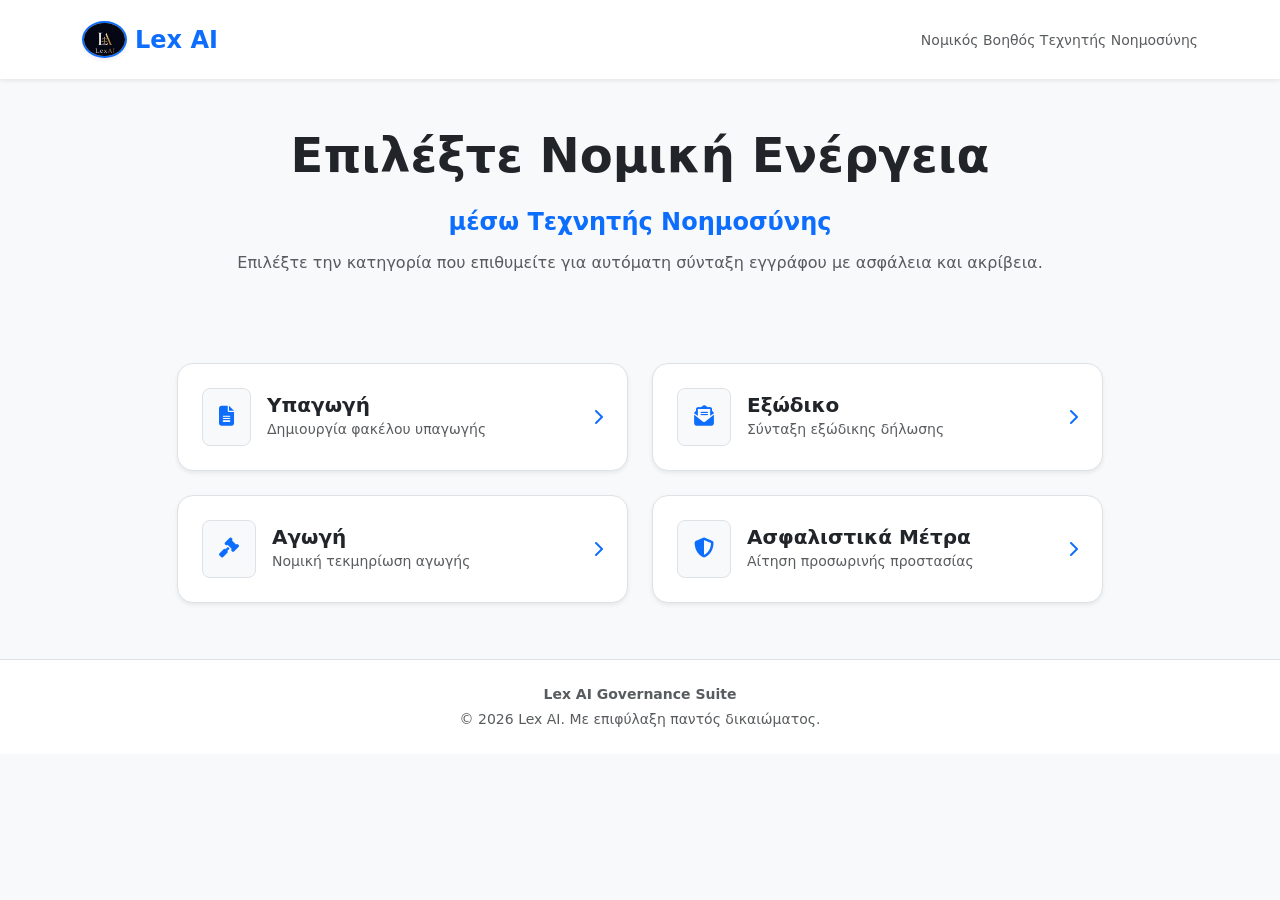
<file: templates/index.html>
<!DOCTYPE html>
<html lang="el">
<head>
    <meta charset="UTF-8">
    <meta name="viewport" content="width=device-width, initial-scale=1.0">
    <title>Lex AI - Νομικός Βοηθός</title>
    <!-- Favicon -->
    <link rel="icon" type="image/jpg" href="/static/images/lexlogo.jpg">
    <!-- Bootstrap 5 CSS -->
    <link href="https://cdn.jsdelivr.net/npm/bootstrap@5.3.3/dist/css/bootstrap.min.css" rel="stylesheet">
    <!-- Google Fonts -->
    <link href="https://fonts.googleapis.com/css2?family=Inter:wght@300;400;500;600;700&display=swap" rel="stylesheet">
    <!-- FontAwesome για εικονίδια -->
    <link rel="stylesheet" href="https://cdnjs.cloudflare.com/ajax/libs/font-awesome/6.4.0/css/all.min.css">
</head>
<body class="bg-light text-dark">

    <!-- Navigation / Header Section -->
    <nav class="navbar navbar-expand-lg navbar-light bg-white shadow-sm py-3">
        <div class="container d-flex justify-content-between align-items-center">
            <a class="navbar-brand d-flex align-items-center gap-2 text-decoration-none" href="/">
                <img src="/static/images/lexlogo.jpg" alt="LEX AI Logo" width="45" class="rounded-circle shadow-sm border border-primary" style="border-width: 2px !important;">
                <span class="fw-bold fs-4 text-primary">Lex AI</span>
            </a>
            <div>
                <span class="text-muted small">Νομικός Βοηθός Τεχνητής Νοημοσύνης</span>
            </div>
        </div>
    </nav>

    <!-- Header / Hero Section -->
    <header class="container text-center py-5">
        <div class="d-flex flex-column align-items-center justify-content-center">
            <h1 class="display-5 fw-bold text-dark mb-2">
                Επιλέξτε Νομική Ενέργεια <br>
                <span class="text-primary fs-4">μέσω Τεχνητής Νοημοσύνης</span>
            </h1>
            <p class="text-muted lead fs-6">Επιλέξτε την κατηγορία που επιθυμείτε για αυτόματη σύνταξη εγγράφου με ασφάλεια και ακρίβεια.</p>
            <div class="mt-3 header-divider"></div>
        </div>
    </header>

    <!-- Main Content / Menu Options -->
    <main class="container my-auto py-2 mb-5">
        <div class="row g-4 justify-content-center">
            <!-- Υπαγωγή -->
            <div class="col-12 col-md-6 col-lg-5">
                <a href="/ypagogi" class="text-decoration-none menu-link">
                    <div class="p-4 rounded-4 bg-white shadow-sm border hover-shadow transition d-flex align-items-center justify-content-between">
                        <div class="d-flex align-items-center gap-3">
                            <div class="bg-light p-3 rounded-3 text-primary border">
                                <i class="fa-solid fa-file-lines fa-lg"></i>
                            </div>
                            <div>
                                <h5 class="m-0 text-dark fw-bold">Υπαγωγή</h5>
                                <small class="text-muted">Δημιουργία φακέλου υπαγωγής</small>
                            </div>
                        </div>
                        <i class="fa-solid fa-chevron-right text-primary"></i>
                    </div>
                </a>
            </div>

            <!-- Εξώδικο -->
            <div class="col-12 col-md-6 col-lg-5">
                <a href="/exodiko" class="text-decoration-none menu-link">
                    <div class="p-4 rounded-4 bg-white shadow-sm border hover-shadow transition d-flex align-items-center justify-content-between">
                        <div class="d-flex align-items-center gap-3">
                            <div class="bg-light p-3 rounded-3 text-primary border">
                                <i class="fa-solid fa-envelope-open-text fa-lg"></i>
                            </div>
                            <div>
                                <h5 class="m-0 text-dark fw-bold">Εξώδικο</h5>
                                <small class="text-muted">Σύνταξη εξώδικης δήλωσης</small>
                            </div>
                        </div>
                        <i class="fa-solid fa-chevron-right text-primary"></i>
                    </div>
                </a>
            </div>

            <!-- Αγωγή -->
            <div class="col-12 col-md-6 col-lg-5">
                <a href="/agogi" class="text-decoration-none menu-link">
                    <div class="p-4 rounded-4 bg-white shadow-sm border hover-shadow transition d-flex align-items-center justify-content-between">
                        <div class="d-flex align-items-center gap-3">
                            <div class="bg-light p-3 rounded-3 text-primary border">
                                <i class="fa-solid fa-gavel fa-lg"></i>
                            </div>
                            <div>
                                <h5 class="m-0 text-dark fw-bold">Αγωγή</h5>
                                <small class="text-muted">Νομική τεκμηρίωση αγωγής</small>
                            </div>
                        </div>
                        <i class="fa-solid fa-chevron-right text-primary"></i>
                    </div>
                </a>
            </div>

            <!-- Ασφαλιστικά μέτρα -->
            <div class="col-12 col-md-6 col-lg-5">
                <a href="/asfalistika" class="text-decoration-none menu-link">
                    <div class="p-4 rounded-4 bg-white shadow-sm border hover-shadow transition d-flex align-items-center justify-content-between">
                        <div class="d-flex align-items-center gap-3">
                            <div class="bg-light p-3 rounded-3 text-primary border">
                                <i class="fa-solid fa-shield-halved fa-lg"></i>
                            </div>
                            <div>
                                <h5 class="m-0 text-dark fw-bold">Ασφαλιστικά Μέτρα</h5>
                                <small class="text-muted">Αίτηση προσωρινής προστασίας</small>
                            </div>
                        </div>
                        <i class="fa-solid fa-chevron-right text-primary"></i>
                    </div>
                </a>
            </div>
        </div>
    </main>

    <!-- Footer -->
    <footer class="bg-white text-center py-4 border-top text-muted small mt-auto">
        <div class="container">
            <p class="m-0 mb-1"><strong>Lex AI Governance Suite</strong></p>
            <p class="m-0">&copy; 2026 Lex AI. Με επιφύλαξη παντός δικαιώματος.</p>
        </div>
    </footer>

    <!-- Bootstrap 5 JS Bundle -->
    <script src="https://cdn.jsdelivr.net/npm/bootstrap@5.3.3/dist/js/bootstrap.bundle.min.js"></script>
</body>
</html>
</file>
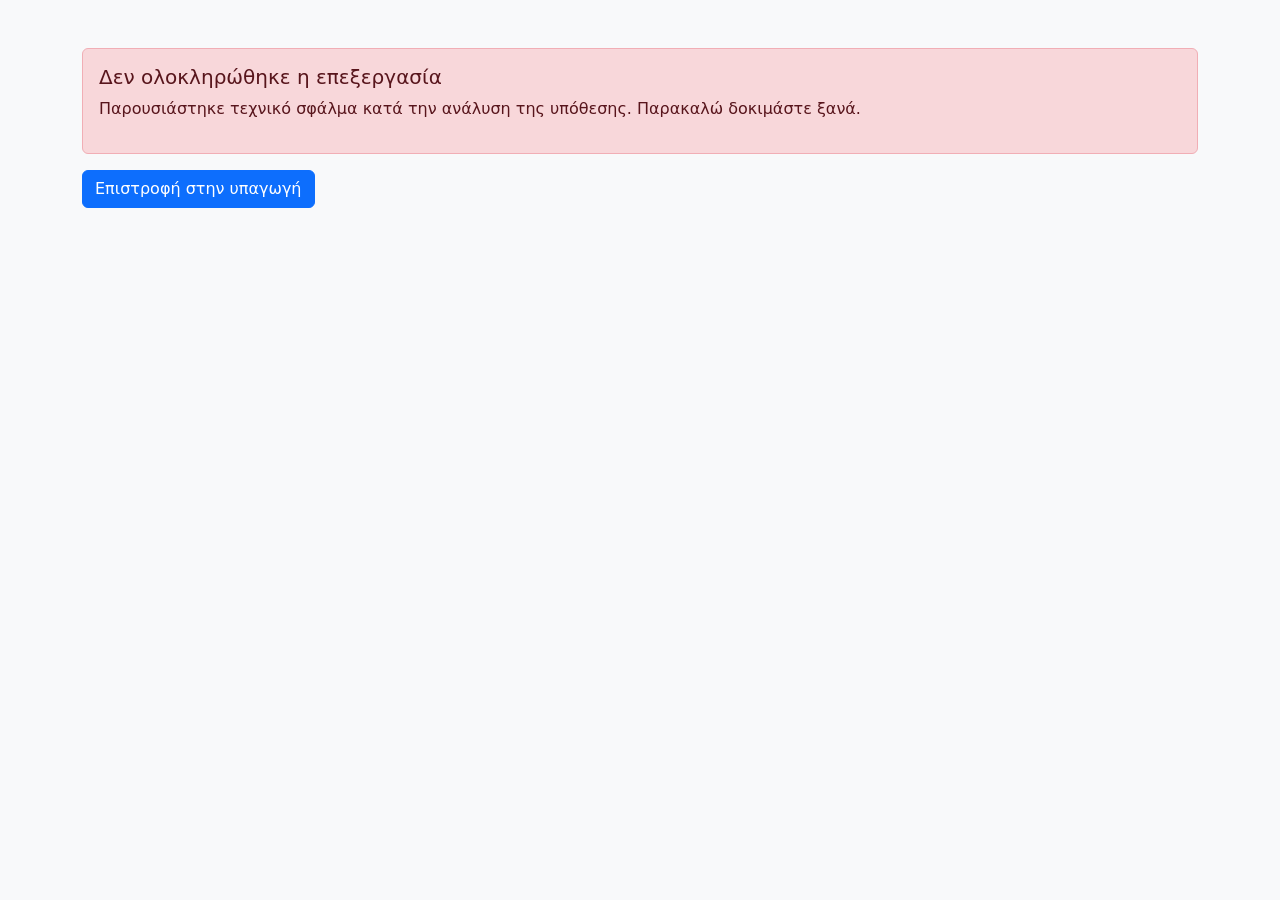
<file: templates/ypagogi_error.html>
<!DOCTYPE html>
<html lang="el">

<head>
    <meta charset="UTF-8">
    <title>Σφάλμα - Lex AI</title>

    <link
        href="https://cdn.jsdelivr.net/npm/bootstrap@5.3.3/dist/css/bootstrap.min.css"
        rel="stylesheet"
    >
</head>

<body class="bg-light">

<main class="container py-5">

    <div class="alert alert-danger">

        <h1 class="h5">
            Δεν ολοκληρώθηκε η επεξεργασία
        </h1>

        <p>
            Παρουσιάστηκε τεχνικό σφάλμα κατά την ανάλυση της υπόθεσης.
            Παρακαλώ δοκιμάστε ξανά.
        </p>

    </div>

    <a
        href="{{ url_for('ypagogi') }}"
        class="btn btn-primary"
    >
        Επιστροφή στην υπαγωγή
    </a>

</main>

</body>
</html>
</file>
